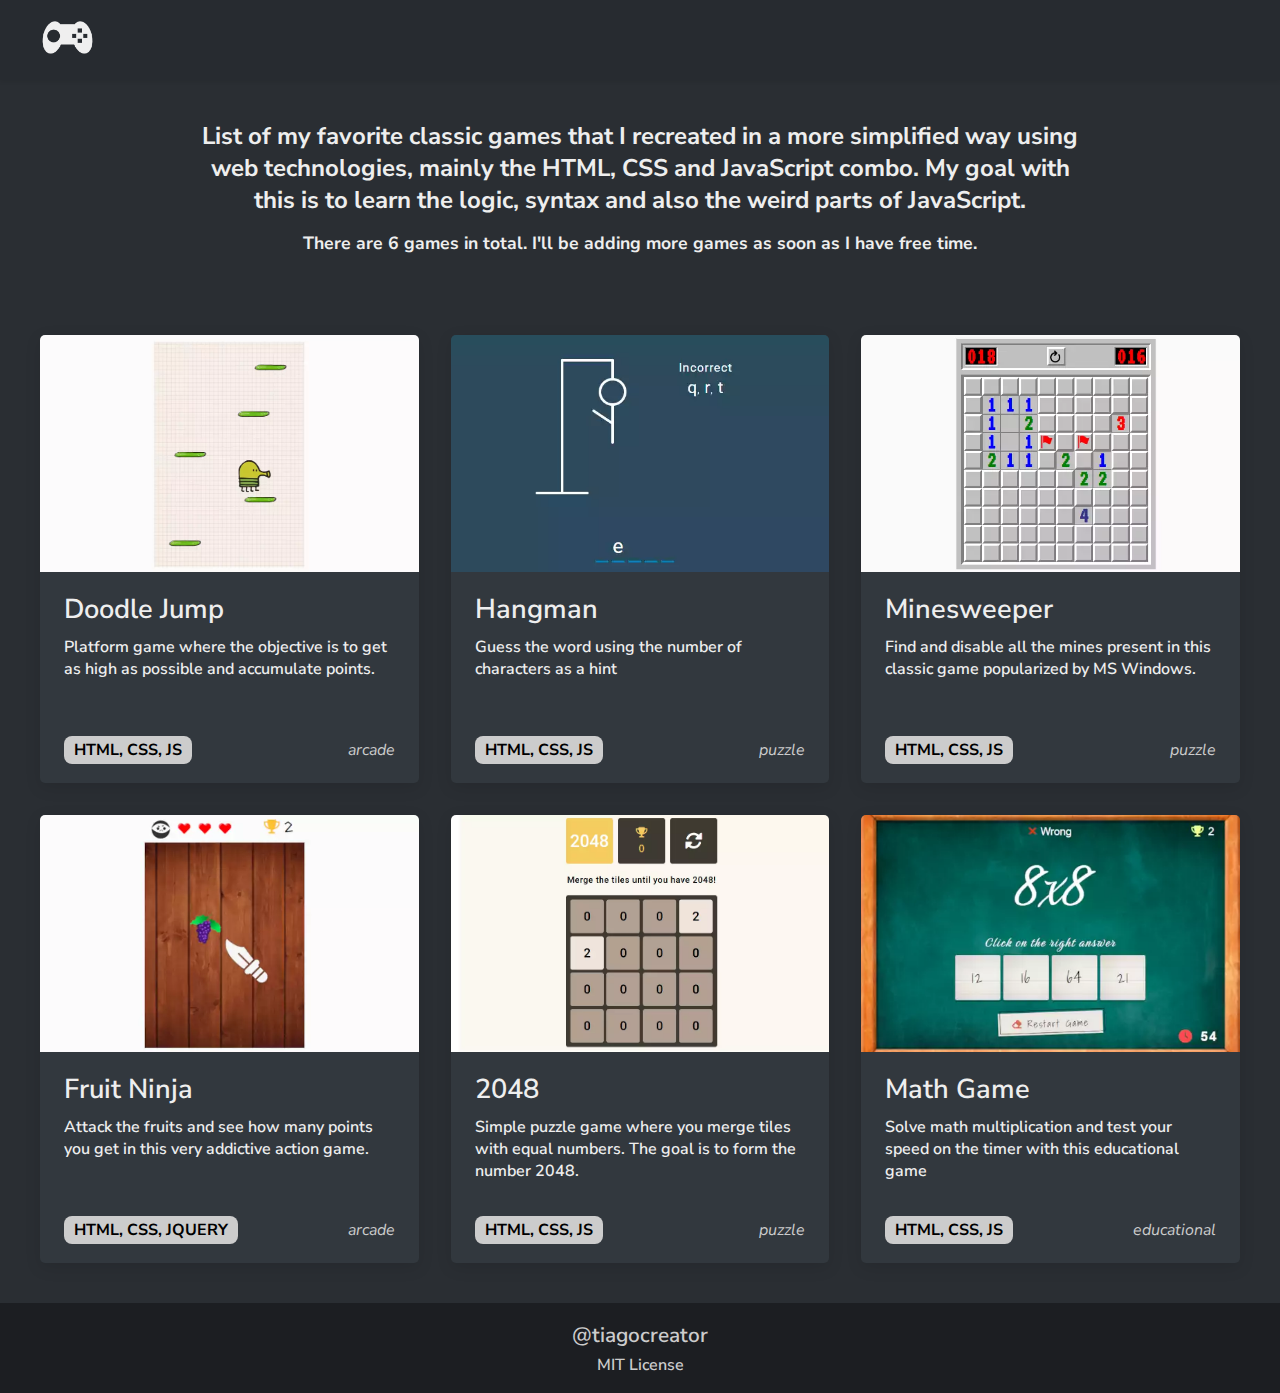
<file: index.html>
<!DOCTYPE html>
<html lang="en">
  <head>
    <meta charset="UTF-8" />
    <meta http-equiv="X-UA-Compatible" content="IE=edge" />
    <meta name="viewport" content="width=device-width, initial-scale=1.0" />
    <meta
      name="description"
      content="Classic games recreated using HTML, CSS and JavaScript."
    />
    <link rel="icon" type="image/png" sizes="32x32" href="/favicon-32x32.png" />
    <link rel="icon" type="image/png" sizes="16x16" href="/favicon-16x16.png" />
    <link rel="stylesheet" href="./src/assets/css/style.css" />
    <link
      rel="stylesheet"
      href="https://cdnjs.cloudflare.com/ajax/libs/font-awesome/6.1.1/css/all.min.css"
      integrity="sha512-KfkfwYDsLkIlwQp6LFnl8zNdLGxu9YAA1QvwINks4PhcElQSvqcyVLLD9aMhXd13uQjoXtEKNosOWaZqXgel0g=="
      crossorigin="anonymous"
      referrerpolicy="no-referrer"
    />
    <link rel="preconnect" href="https://fonts.googleapis.com" />
    <link rel="preconnect" href="https://fonts.gstatic.com" crossorigin />
    <link
      href="https://fonts.googleapis.com/css2?family=Nunito+Sans:wght@400;600&display=swap"
      rel="stylesheet"
    />
    <title>JS Classic Games</title>
  </head>
  <body id="top">
    <header>
      <div class="header-container">
        <a href="#top"
          ><div class="header-logo">
            <img
              src="./src/assets/img/logo.webp"
              alt="logo"
              width="55"
              height="55"
            /></div
        ></a>
        <nav>
          <a href="https://github.com/tiagocreator/js-classic-games"
            ><i class="fa-brands fa-github"></i
          ></a>
        </nav>
      </div>
    </header>
    <main>
      <div class="intro">
        <div class="intro-container">
          <h1 class="summary">
            List of my favorite classic games that I recreated in a more
            simplified way using web technologies, mainly the HTML, CSS and
            JavaScript combo. My goal with this is to learn the logic, syntax
            and also the weird parts of JavaScript.
          </h1>
          <h2 class="counter-container">
            There are <span class="games-counter"></span> games in total. I'll
            be adding more games as soon as I have free time.
          </h2>
        </div>
      </div>
      <div class="grid-container"></div>
    </main>
    <footer>
      <div class="footer-container">
        <p class="creator">
          <a
            href="https://github.com/tiagocreator/js-classic-games"
            target="_blank"
            rel="noreferrer"
            >@tiagocreator</a
          >
        </p>
        <p class="license">MIT License</p>
      </div>
    </footer>
    <script src="./src/script.js"></script>
  </body>
</html>
</file>
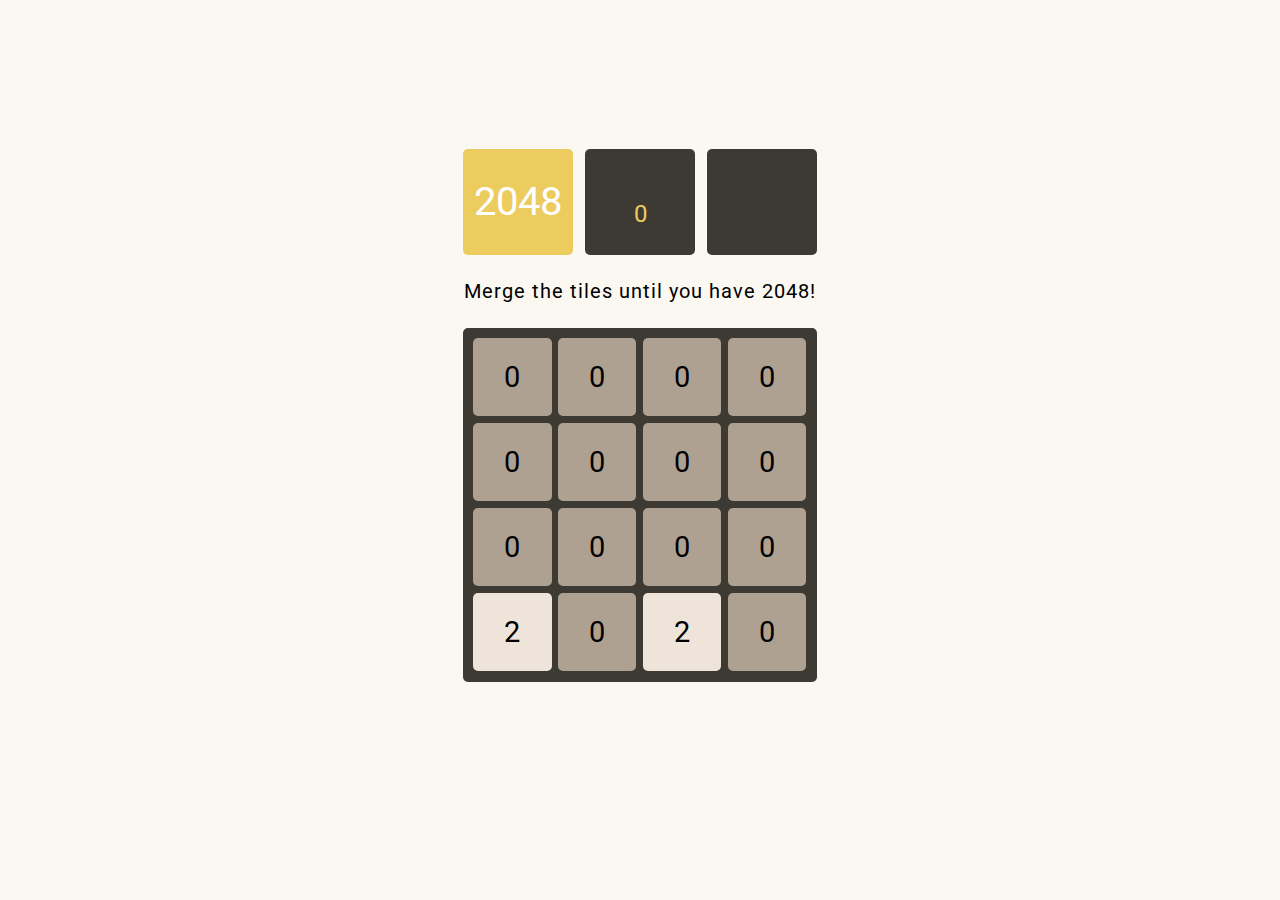
<file: src/games/01-2048/index.html>
<!DOCTYPE html>
<html lang="en">
  <head>
    <meta charset="UTF-8" />
    <meta http-equiv="X-UA-Compatible" content="IE=edge" />
    <meta name="viewport" content="width=device-width, initial-scale=1.0" />
    <link rel="stylesheet" href="./src/style.css" />
    <link
      rel="stylesheet"
      href="https://cdnjs.cloudflare.com/ajax/libs/font-awesome/6.1.1/css/all.min.css"
      integrity="sha512-KfkfwYDsLkIlwQp6LFnl8zNdLGxu9YAA1QvwINks4PhcElQSvqcyVLLD9aMhXd13uQjoXtEKNosOWaZqXgel0g=="
      crossorigin="anonymous"
      referrerpolicy="no-referrer"
    />
    <link rel="preconnect" href="https://fonts.googleapis.com" />
    <link rel="preconnect" href="https://fonts.gstatic.com" crossorigin />
    <link
      href="https://fonts.googleapis.com/css2?family=Roboto:wght@500&display=swap"
      rel="stylesheet"
    />
    <title>2048 JavaScript Game</title>
  </head>
  <body>
    <main>
      <header>
        <div class="game-title">2048</div>
        <div class="score-container">
          <i class="fas fa-trophy"></i><span class="score-value">0</span>
        </div>
        <div class="reload">
          <i class="fas fa-sync-alt"></i>
        </div>
      </header>
      <p class="instructions">Merge the tiles until you have 2048!</p>
      <div class="grid"></div>
      <div class="result"></div>
    </main>
    <script src="./src/game.js"></script>
  </body>
</html>
</file>
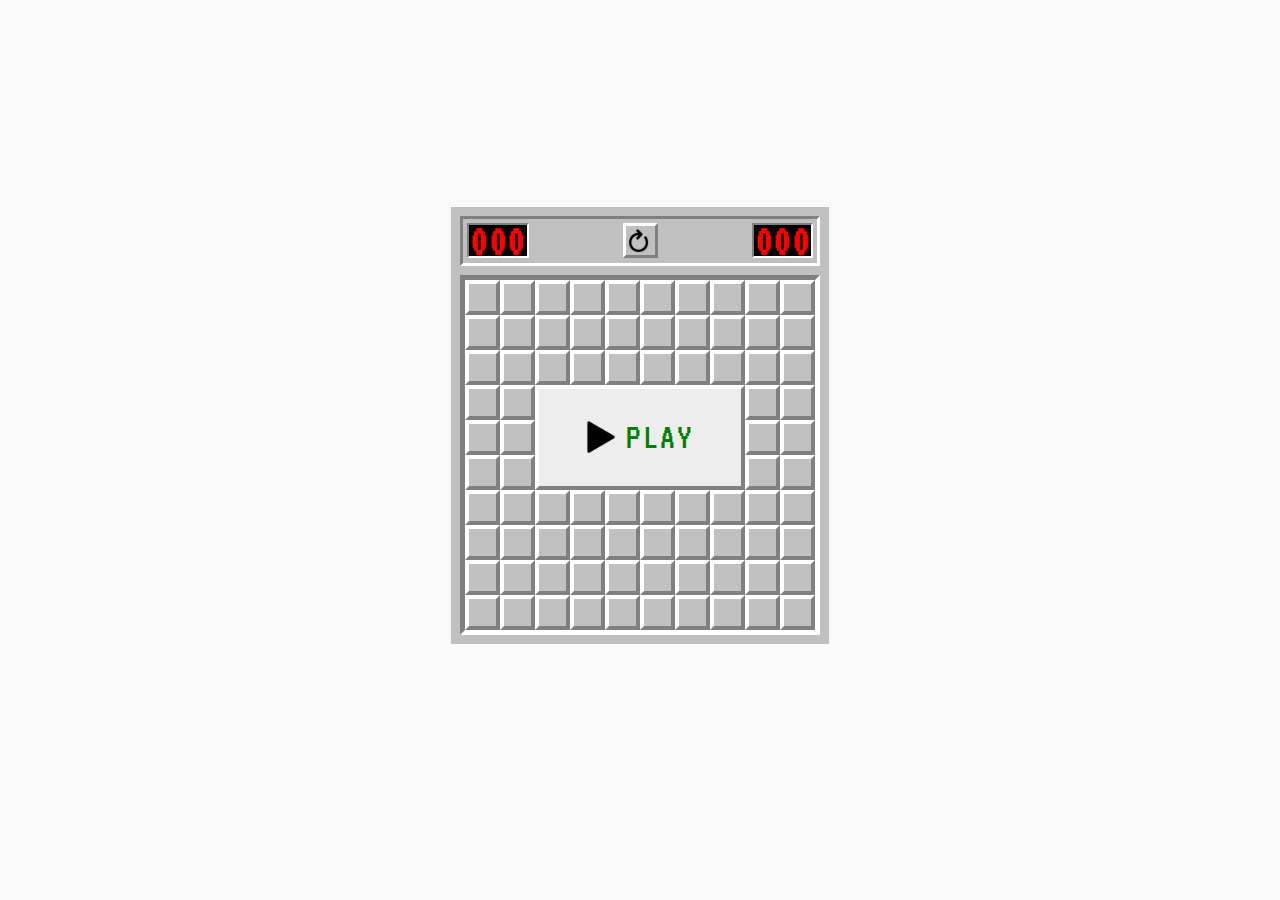
<file: src/games/03-minesweeper/index.html>
<!DOCTYPE html>
<html lang="en">
  <head>
    <meta charset="UTF-8" />
    <meta http-equiv="X-UA-Compatible" content="IE=edge" />
    <meta name="viewport" content="width=device-width, initial-scale=1.0" />
    <link rel="stylesheet" href="./src/style.css" />
    <link rel="preconnect" href="https://fonts.googleapis.com" />
    <link rel="preconnect" href="https://fonts.gstatic.com" crossorigin />
    <link
      href="https://fonts.googleapis.com/css2?family=VT323&display=swap"
      rel="stylesheet"
    />
    <title>Minesweeper</title>
  </head>
  <body>
    <main>
      <div class="display">
        <div class="num-display flags-remaining">000</div>
        <div class="reload">
          <img src="./img/reload.png" alt="" class="reload-btn" />
        </div>
        <div class="num-display time-spent">000</div>
      </div>
      <div class="game">
        <div class="grid">
          <button class="play-btn">
            <img src="./img/play.png" alt="" class="play-img" />PLAY
          </button>
        </div>
      </div>
    </main>
    <audio src="./sound/click.wav" class="click-audio"></audio>
    <audio src="./sound/flag.wav" class="flag-audio"></audio>
    <audio src="./sound/explosion.wav" class="explosion-audio"></audio>
    <audio src="./sound/play.wav" class="play-audio"></audio>
    <audio src="./sound/reload.wav" class="reload-audio"></audio>
    <div class="result"></div>
    <script src="./src/game.js"></script>
  </body>
</html>
</file>
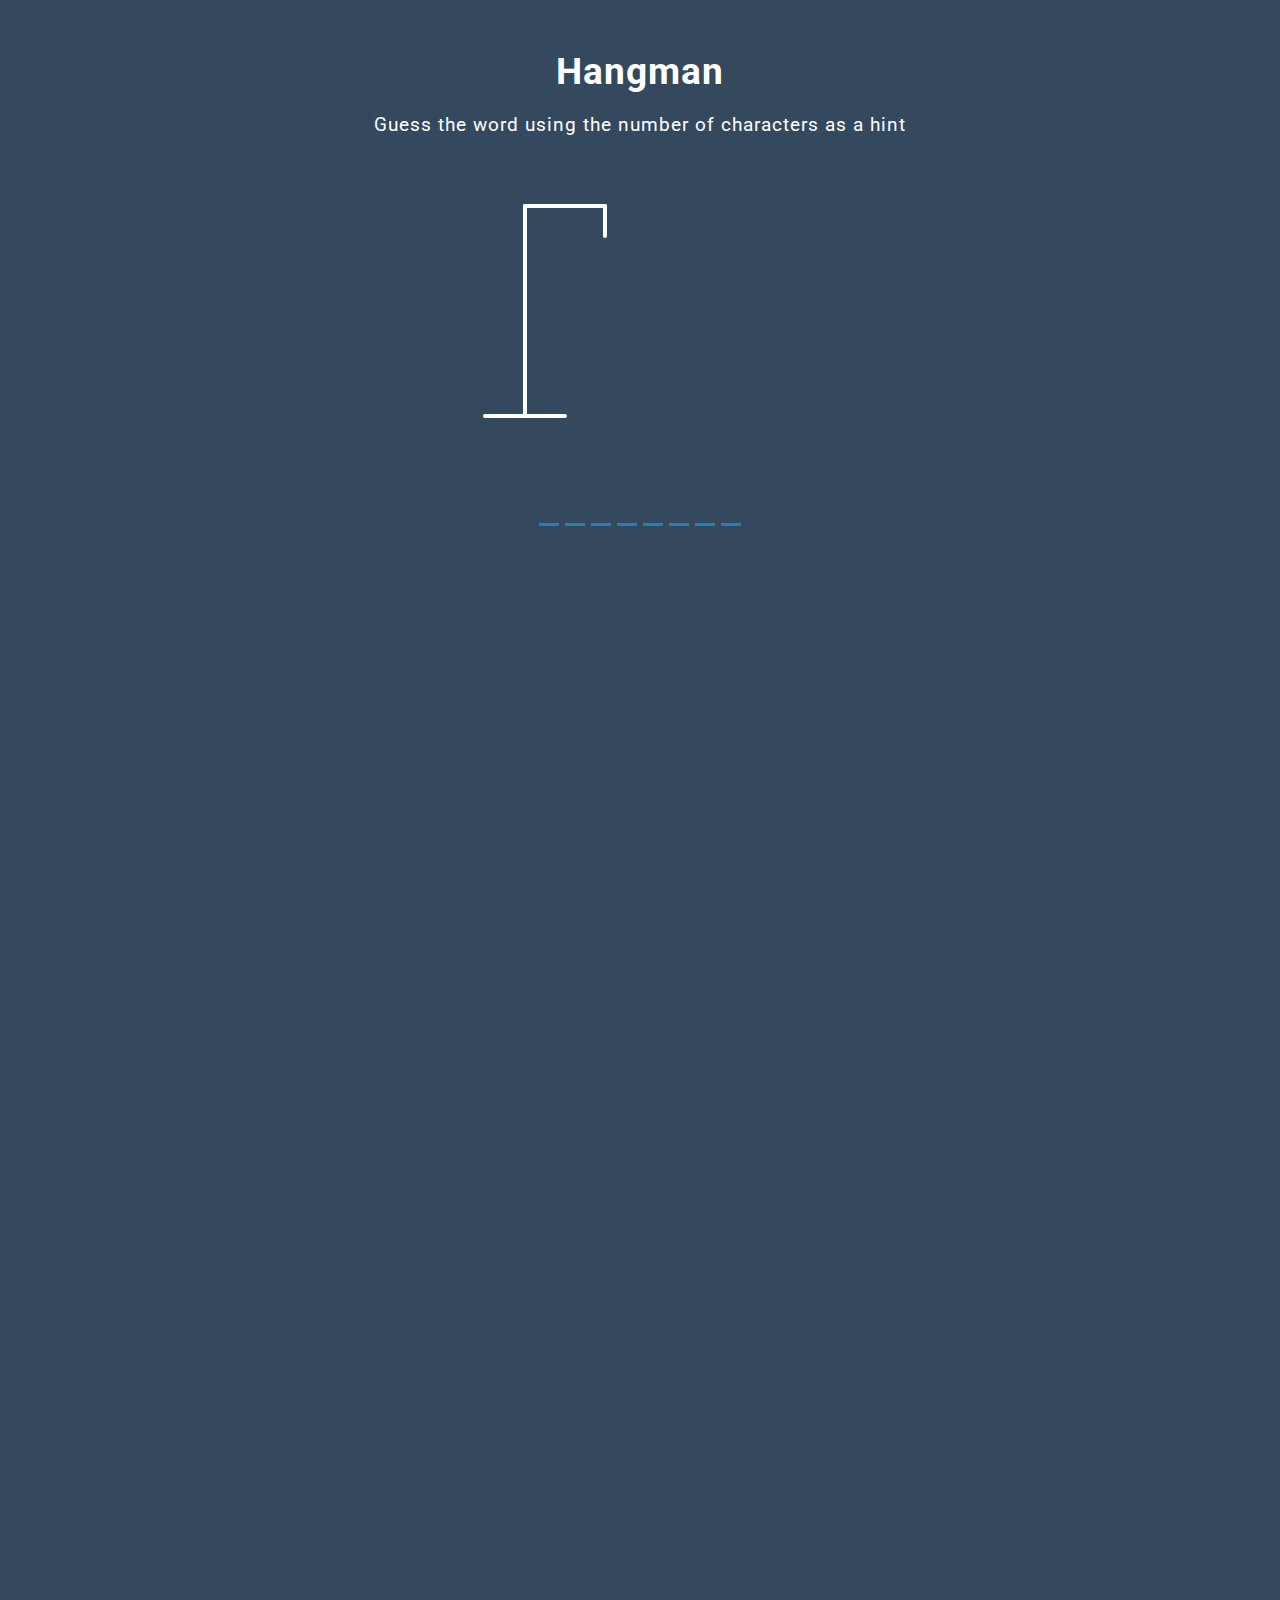
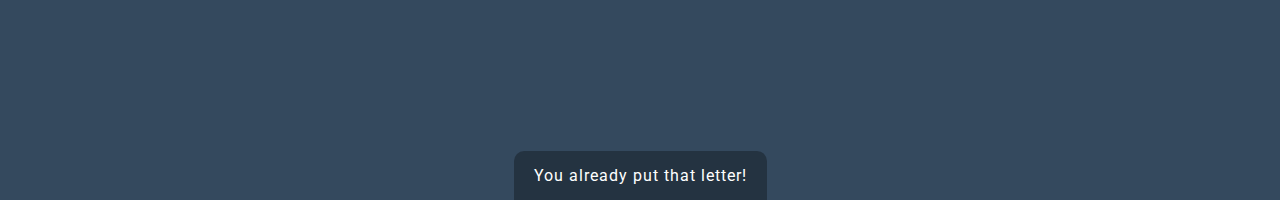
<file: src/games/04-hangman/index.html>
<!DOCTYPE html>
<html lang="pt-BR">
  <head>
    <meta charset="UTF-8" />
    <meta http-equiv="X-UA-Compatible" content="IE=edge" />
    <meta name="viewport" content="width=device-width, initial-scale=1.0" />
    <link rel="preconnect" href="https://fonts.googleapis.com" />
    <link rel="preconnect" href="https://fonts.gstatic.com" crossorigin />
    <link
      href="https://fonts.googleapis.com/css2?family=Roboto:wght@300;400;500&display=swap"
      rel="stylesheet"
    />
    <link rel="stylesheet" href="./src/style.css" />
    <title>Hangman</title>
  </head>
  <body>
    <main>
      <h1 class="title">Hangman</h1>
      <p class="description">
        Guess the word using the number of characters as a hint
      </p>
      <div class="game-container">
        <svg class="figure-container">
          <line x1="60" y1="20" x2="140" y2="20"></line>
          <line x1="140" y1="20" x2="140" y2="50"></line>
          <line x1="60" y1="20" x2="60" y2="230"></line>
          <line x1="20" y1="230" x2="100" y2="230"></line>

          <circle cx="140" cy="70" r="20" class="figure-part"></circle>
          <line x1="140" y1="90" x2="140" y2="150" class="figure-part"></line>
          <line x1="140" y1="120" x2="110" y2="100" class="figure-part"></line>
          <line x1="140" y1="120" x2="170" y2="100" class="figure-part"></line>
          <line x1="140" y1="150" x2="120" y2="180" class="figure-part"></line>
          <line x1="140" y1="150" x2="160" y2="180" class="figure-part"></line>
        </svg>

        <div class="wrong-letters-container">
          <div class="wong-letters"></div>
        </div>

        <div class="word" class="word"></div>
      </div>

      <div class="popup-container" class popup-container>
        <div class="popup">
          <h2 class="final-message"></h2>
          <button class="play-btn">Play Again</button>
        </div>
      </div>

      <div class="notification-container">
        <p>You already put that letter!</p>
      </div>
    </main>
    <script src="./src/script.js"></script>
  </body>
</html>
</file>
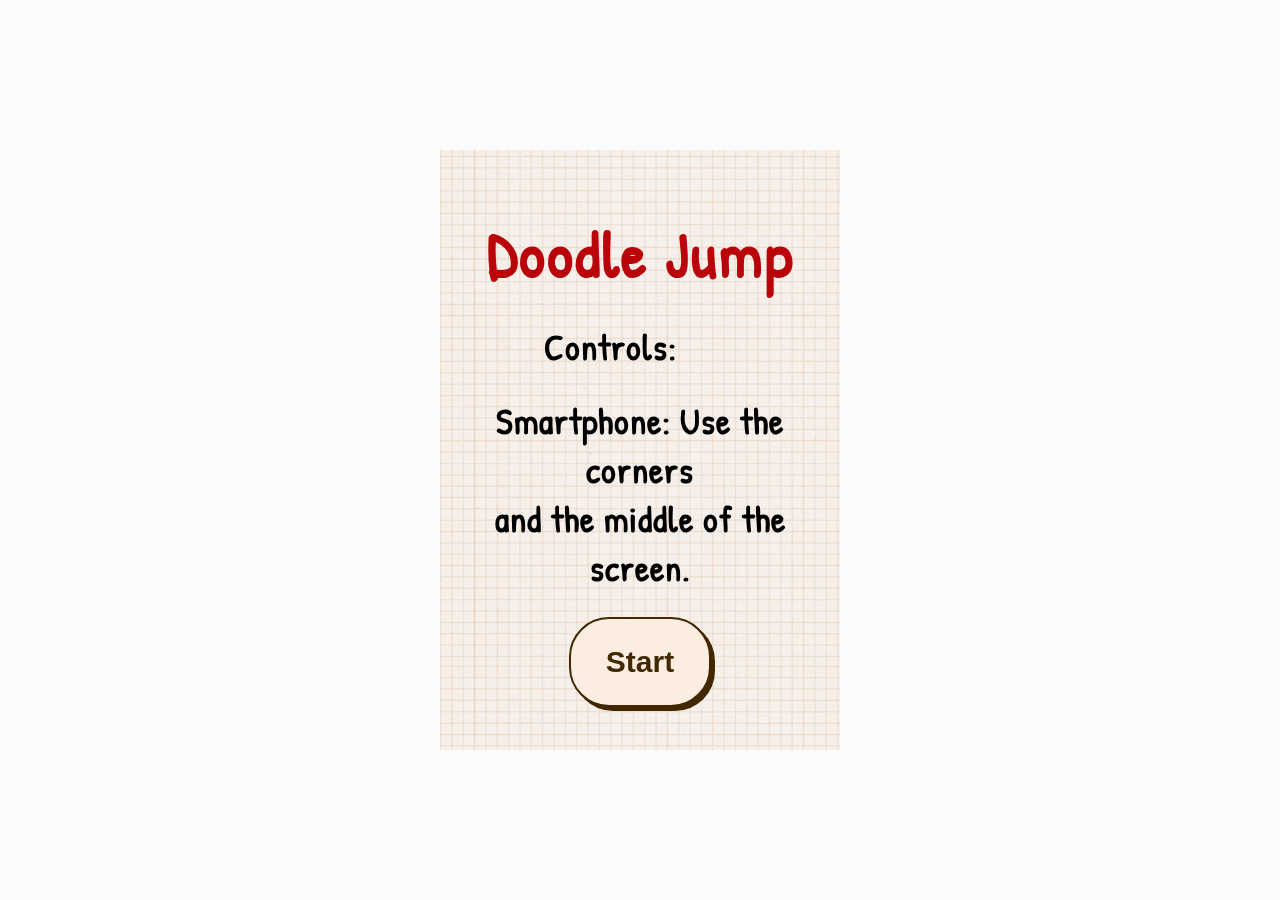
<file: src/games/05-doodle-jump/index.html>
<!DOCTYPE html>
<html lang="en">
  <head>
    <meta charset="UTF-8" />
    <meta http-equiv="X-UA-Compatible" content="IE=edge" />
    <meta name="viewport" content="width=device-width, initial-scale=1.0" />
    <link rel="stylesheet" href="./src/style.css" />
    <link
      rel="stylesheet"
      href="https://cdnjs.cloudflare.com/ajax/libs/font-awesome/6.1.2/css/all.min.css"
      integrity="sha512-1sCRPdkRXhBV2PBLUdRb4tMg1w2YPf37qatUFeS7zlBy7jJI8Lf4VHwWfZZfpXtYSLy85pkm9GaYVYMfw5BC1A=="
      crossorigin="anonymous"
      referrerpolicy="no-referrer"
    />
    <link rel="preconnect" href="https://fonts.googleapis.com" />
    <link rel="preconnect" href="https://fonts.gstatic.com" crossorigin />
    <link
      href="https://fonts.googleapis.com/css2?family=Patrick+Hand&display=swap"
      rel="stylesheet"
    />
    <title>Doodle Jump</title>
  </head>
  <body>
    <div class="grid">
      <div class="presentation">
        <h1>Doodle Jump</h1>
        <h2>
          Controls:<i class="fas fa-arrow-left"></i
          ><i class="fas fa-arrow-up"></i><i class="fas fa-arrow-right"></i>
        </h2>
        <h2>
          Smartphone: Use the corners <br />
          and the middle of the screen.
        </h2>
        <button class="button" id="start">Start</button>
      </div>
      <div class="game-over">
        <h1>Game Over!</h1>
        <i class="fas fa-trophy"></i>
        <p class="score">0</p>
        <button class="button" id="reset">Restart</button>
      </div>
      <div class="touch-container">
        <span class="touch touch-left"></span>
        <span class="touch touch-middle"></span>
        <span class="touch touch-right"></span>
      </div>
    </div>
    <script src="./src/game.js"></script>
  </body>
</html>
</file>
<file: src/assets/css/style.css>
:root {
  --white: rgb(238, 238, 238);
  --light-gray: rgb(204, 204, 204);
}

* {
  margin: 0;
  padding: 0;
  box-sizing: border-box;
}

body {
  font-family: 'Nunito Sans', sans-serif;
}

a {
  color: inherit;
  text-decoration: none;
  cursor: pointer;
}

header {
  position: fixed;
  top: 0;
  left: 0;
  min-height: 80px;
  width: 100%;
  display: flex;
  align-items: center;
  justify-content: center;
  background: #272b30;
  box-shadow: 0 0.125rem 0.25rem rgba(0, 0, 0, 0.075);
  z-index: 10;
}

.header-container {
  width: 100%;
  margin: auto 40px;
  display: flex;
  justify-content: space-between;
  align-items: center;
}

.header-logo i {
  font-size: 2.5rem;
  color: var(--white);
}

nav i {
  font-size: 1.8rem;
  color: var(--white);
}

main {
  background: #2a2e33;
  width: 100%;
  min-height: 100vh;
  padding-top: 80px;
  color: var(--white);
}

.intro {
  margin: 40px 0;
  width: 100%;
  text-align: center;
}

.intro-container {
  width: 70%;
  margin: auto;
}

.intro .summary {
  font-size: 1.3rem;
  font-weight: 700;
  margin-bottom: 15px;
}

.intro .counter-container {
  font-size: 1.1rem;
}

.grid-container {
  display: grid;
  grid-template-columns: 1fr;
  gap: 2rem;
  align-items: start;
  padding: 40px;
}

.card {
  background: #32383e;
  border-radius: 5px;
  overflow-x: hidden;
  box-shadow: 0 0.3rem 1rem rgba(0, 0, 0, 0.1);
  max-width: 450px;
  margin: 0 auto;
}

.card-image {
  display: block;
  position: relative;
  min-height: 160px;
  overflow: hidden;
}

.card-image img {
  width: 100%;
  height: 100%;
  object-fit: cover;
}

@supports (aspect-ratio: 16 / 10) {
  .card-image {
    aspect-ratio: 16 / 10;
    height: initial;
  }
}

.card-body {
  padding: 1.2rem 1.5rem;
}

.card-body .card-title {
  font-size: 1.7rem;
  font-weight: 600;
}

.card-title:hover {
  text-decoration: underline;
}

.card-description {
  margin-top: 0.5rem;
  font-size: 1rem;
  display: -webkit-box;
  -webkit-box-orient: vertical;
  -moz-box-orient: vertical;
  -webkit-line-clamp: 3;
  line-clamp: 3;
  overflow: hidden;
  text-overflow: ellipsis;
  font-weight: 600;
  height: 100px;
}

.card-footer {
  display: flex;
  justify-content: space-between;
}

.card-footer div {
  display: flex;
  align-items: center;
}

.card-tools {
  text-transform: uppercase;
  font-size: 1rem;
  padding: 3px 10px;
  border-radius: 8px;
  background-color: var(--light-gray);
  color: #000;
  font-weight: 700;
}

.card-category {
  color: var(--light-gray);
  text-transform: lowercase;
  font-style: italic;
}

footer {
  background: #1c1e22;
  display: flex;
  justify-content: center;
  align-items: center;
  height: 90px;
  width: 100%;
}

.footer-container {
  margin: auto 40px;
  display: flex;
  justify-content: center;
  align-items: center;
  flex-direction: column;
  width: 100%;
}

.footer-container .creator {
  color: var(--light-gray);
  font-size: 1.3rem;
  margin-bottom: 5px;
  font-weight: 600;
}

.footer-container .license {
  font-size: 1rem;
  color: var(--light-gray);
  font-weight: 600;
}

@media screen and (min-width: 768px) {
  .intro .summary {
    font-size: 1.5rem;
  }

  .grid-container {
    grid-template-columns: repeat(2, 1fr);
  }

  .card {
    min-width: 300px;
  }
}

@media screen and (min-width: 1024px) {
  .grid-container {
    grid-template-columns: repeat(3, 1fr);
  }
}

@media screen and (min-width: 1366px) {
  .grid-container {
    grid-template-columns: repeat(4, 1fr);
  }

  .card {
    max-width: none;
  }
}

@media screen and (min-width: 1920px) {
  .grid-container {
    grid-template-columns: repeat(5, 1fr);
  }
}
</file>
<file: src/games/01-2048/src/style.css>
* {
  margin: 0;
  padding: 0;
  box-sizing: border-box;
}

html {
  height: 100%;
  width: 100%;
}

body {
  height: 100%;
  width: 100%;
  display: flex;
  justify-content: center;
  align-items: center;
  flex-direction: column;
  background: #fbf8f1;
  font-family: 'Roboto', sans-serif;
  user-select: none;
}

main {
  width: 353.5px;
  height: auto;
}

header {
  display: flex;
  justify-content: space-between;
  align-items: center;
  height: 106.5px;
  width: 100%;
}

.game-title {
  display: flex;
  justify-content: center;
  align-items: center;
  height: 100%;
  width: 110px;
  background: #eccc5f;
  border-radius: 5px;
  color: white;
  font-size: 2.5rem;
}

.score-container {
  display: flex;
  justify-content: space-around;
  align-items: center;
  flex-direction: column;
  height: 100%;
  width: 110px;
  background: #3d3a33;
  color: #eccc5f;
  border-radius: 5px;
  font-size: 1.5rem;
  padding: 15px;
}

.reload {
  display: flex;
  justify-content: center;
  align-items: center;
  height: 100%;
  width: 110px;
  background: #3d3a33;
  color: white;
  border-radius: 5px;
  font-size: 2.6rem;
  cursor: pointer;
}

.reload:active,
.reload:hover {
  color: #f75d3b;
}

.instructions {
  width: 100%;
  text-align: center;
  margin: 25px 0;
  font-size: 1.23rem;
  letter-spacing: 1px;
}

.grid {
  width: 353.5px;
  height: 353.5px;
  background: #3d3a33;
  display: flex;
  flex-wrap: wrap;
  border: 10px solid #3d3a33;
  border-radius: 5px;
  gap: 6.5px;
}

.grid .square {
  width: 78.3px;
  height: 78.3px;
  background: #eee1ce;
  border-radius: 5px;
  display: flex;
  justify-content: center;
  align-items: center;
  font-size: 1.8rem;
}

.result {
  letter-spacing: 4px;
  margin-top: 20px;
  font-size: 2.5rem;
  color: #ff542d;
  text-align: center;
  height: 50px;
  width: 100%;
}
</file>
<file: src/games/03-minesweeper/src/style.css>
* {
  padding: 0;
  margin: 0;
  box-sizing: border-box;
}

html {
  height: 100%;
  width: 100%;
}

body {
  height: 100%;
  width: 100%;
  display: flex;
  justify-content: center;
  align-items: center;
  flex-direction: column;
  font-family: 'VT323', monospace;
  font-weight: 600;
  background: #fafafa;
}

main {
  width: auto;
  height: auto;
  padding: 9px;
  background: #c0c0c0;
  user-select: none;
}

.game {
  border: 5px solid;
  border-color: #808080 #fff #fff #808080;
  background: #dcd6bc;
}

.display {
  height: 50px;
  border: 3px solid;
  border-color: #808080 #fff #fff #808080;
  margin-bottom: 9px;
  display: flex;
  justify-content: space-between;
  align-items: center;
  width: 100%;
  padding: 0 4px;
}

.num-display {
  height: 35px;
  display: flex;
  justify-content: center;
  align-items: center;
  background: black;
  color: #ff0000;
  font-size: 45px;
  letter-spacing: 0.5px;
  padding: 1px;
  border: 2px solid;
  border-color: #808080 #fff #fff #808080;
}

.reload {
  border: 3px solid;
  border-color: #fff #808080 #808080 #fff;
  height: 35px;
  width: 35px;
  padding: 2px;
  cursor: pointer;
}

.reload:active {
  border-color: #808080 #fff #fff #808080;
}

.reload-btn,
.flag-img {
  height: 100%;
}

.grid {
  height: 350px;
  width: 350px;
  display: flex;
  flex-wrap: wrap;
}

.grid div {
  height: 35px;
  width: 35px;
  display: flex;
  justify-content: center;
  align-items: center;
  font-size: 43px;
  background: #c1c1c1;
}

.valid,
.bomb {
  border: 4px solid;
  border-color: #fff #808080 #808080 #fff;
}

.bomb-img {
  height: 100%;
  width: 100%;
}

.checked {
  border: 1.5px solid #8a8a8a;
  background-color: #c1c1c1;
  border-color: #828282;
}

.one {
  color: #0000ff;
}

.two {
  color: #008000;
}

.three {
  color: #ff0000;
}

.four {
  color: #33338a;
}

.result {
  height: 40px;
  margin-top: 10px;
  width: 378px;
  display: flex;
  justify-content: center;
  align-items: center;
  font-size: 35px;
  font-weight: 500;
  letter-spacing: 2px;
}

.play-btn {
  display: flex;
  justify-content: center;
  align-items: center;
  font-size: 2.3rem;
  font-weight: 500;
  letter-spacing: 2px;
  background: transparent;
  cursor: pointer;
  font-family: 'VT323', monospace;
  position: absolute;
  top: 0;
  bottom: 26px;
  left: 0;
  right: 0;
  margin-left: auto;
  margin-right: auto;
  margin-top: auto;
  margin-bottom: auto;
  width: 210px;
  height: 105px;
  color: green;
  background: #ededed;
  border: 4px solid;
  border-color: #fff #808080 #808080 #fff;
}

.play-img,
.win-img,
.lose-img {
  height: 34px;
  margin-right: 10px;
}
</file>
<file: src/games/04-hangman/src/style.css>
* {
  padding: 0;
  margin: 0;
  box-sizing: border-box;
}

html,
body,
main {
  height: 100%;
  width: 100%;
}

body {
  font-family: 'Roboto', sans-serif;
  letter-spacing: 1px;
  background-color: #34495e;
  color: #fff;
  overflow: hidden;
}

main {
  margin-top: 50px;
  display: flex;
  align-items: center;
  flex-direction: column;
}

.title {
  margin-bottom: 20px;
  font-size: 2.3rem;
}

.description {
  text-align: center;
  font-size: 1.2rem;
}

.game-container {
  margin-top: 50px;
  position: relative;
  height: 350px;
  width: 350px;
}

.figure-container {
  fill: transparent;
  stroke: #fff;
  stroke-width: 4px;
  stroke-linecap: round;
  height: 250px;
  width: 200px;
}

.figure-part {
  display: none;
}

.wrong-letters-container {
  position: absolute;
  top: 20px;
  right: 20px;
  display: flex;
  flex-direction: column;
  text-align: center;
}

.wrong-letters-container p {
  margin-bottom: 5px;
  font-size: 1.2rem;
}

.wrong-letters-container span {
  font-size: 1.6rem;
}

.word {
  display: flex;
  position: absolute;
  bottom: 10px;
  left: 50%;
  transform: translateX(-50%);
}

.letter {
  border-bottom: 3px solid #2980b9;
  display: inline-flex;
  font-size: 2rem;
  align-items: center;
  justify-content: center;
  margin: 0 3px;
  height: 50px;
  width: 20px;
}

.popup-container {
  background: rgba(0, 0, 0, 0.3);
  position: fixed;
  top: 0;
  bottom: 0;
  left: 0;
  right: 0;
  display: none;
  align-items: center;
  justify-content: center;
}

.popup {
  background: #2980b9;
  border-radius: 5px;
  box-shadow: 0 15px 10px 3px rgba(0, 0, 0, 0.1);
  padding: 20px;
  text-align: center;
}

.popup button {
  background: #fff;
  color: #2980b9;
  border: 0;
  margin-top: 20px;
  padding: 12px 20px;
  font-size: 1rem;
}

.popup button:active {
  transform: scale(0.98);
}

.popup button:focus {
  outline: 0;
}

.notification-container {
  background: rgba(0, 0, 0, 0.3);
  border-radius: 10px 10px 0 0;
  padding: 15px 20px;
  position: absolute;
  bottom: -100%;
  transition: transform 0.3s ease-in-out;
}

.notification-container.show {
  bottom: 5%;
}
</file>
<file: src/games/05-doodle-jump/src/style.css>
* {
  margin: 0;
  padding: 0;
  box-sizing: border-box;
}

html {
  height: 100%;
  width: 100%;
}

body {
  height: 100%;
  width: 100%;
  display: flex;
  justify-content: center;
  align-items: center;
  font-family: 'Patrick Hand', cursive;
  user-select: none;
  background: #fbfbfc;
}

.grid {
  width: 400px;
  height: 600px;
  position: relative;
  background: url('../img/background.png');
  font-size: 1.5rem;
  text-align: center;
}

.doodler {
  width: 87px;
  height: 85px;
  background: url('../img/doodler.png');
  position: absolute;
}

.platform {
  width: 85px;
  height: 15px;
  background: url('../img/platform.png');
  position: absolute;
}

/* Presentation */

.presentation {
  width: 100%;
  position: absolute;
  margin-top: 60px;
  z-index: 2;
}

.presentation h1 {
  color: #b9020a;
  letter-spacing: 2px;
  font-size: 4rem;
}

.presentation h2 {
  letter-spacing: 1px;
  margin: 25px 0;
}

.presentation h2 .fas {
  margin: 0 10px;
}

.presentation h2 .fa-arrow-left {
  color: #ffb900;
}

.presentation h2 .fa-arrow-up {
  color: #1bc613;
}

.presentation h2 .fa-arrow-right {
  color: #00b7cf;
}

.button {
  background-color: #fbeee0;
  border: 2px solid #422800;
  border-radius: 40px;
  box-shadow: #422800 4px 4px 0 0;
  color: #422800;
  cursor: pointer;
  display: inline-block;
  font-weight: 600;
  font-size: 30px;
  padding: 18px 35px;
  line-height: 50px;
  text-align: center;
  text-decoration: none;
  touch-action: manipulation;
}

.button:hover {
  background-color: #fff;
}

.button-:active {
  box-shadow: #422800 2px 2px 0 0;
  transform: translate(2px, 2px);
}

/* Game Over */

.game-over {
  padding-top: 60px;
  letter-spacing: 3px;
  display: none;
  position: absolute;
  height: 100%;
  width: 100%;
  background: url('../img/background.png');
  z-index: 2;
}

.game-over h1 {
  color: #a03e82;
  font-size: 3.8rem;
  margin-bottom: 20px;
}

.game-over .fa-trophy {
  color: #e0d832;
  font-size: 2.7rem;
  margin-bottom: 20px;
}

.game-over .score {
  font-size: 3.3rem;
  margin-bottom: 20px;
}

/* Touch Areas */

.touch-container {
  display: flex;
  width: 400px;
  height: 600px;
  position: fixed;
  z-index: 1;
}

.touch-left {
  flex: 1.15;
  height: 100%;
}

.touch-middle {
  flex: 2;
  height: 100%;
}

.touch-right {
  flex: 1.15;
  height: 100%;
}
</file>
